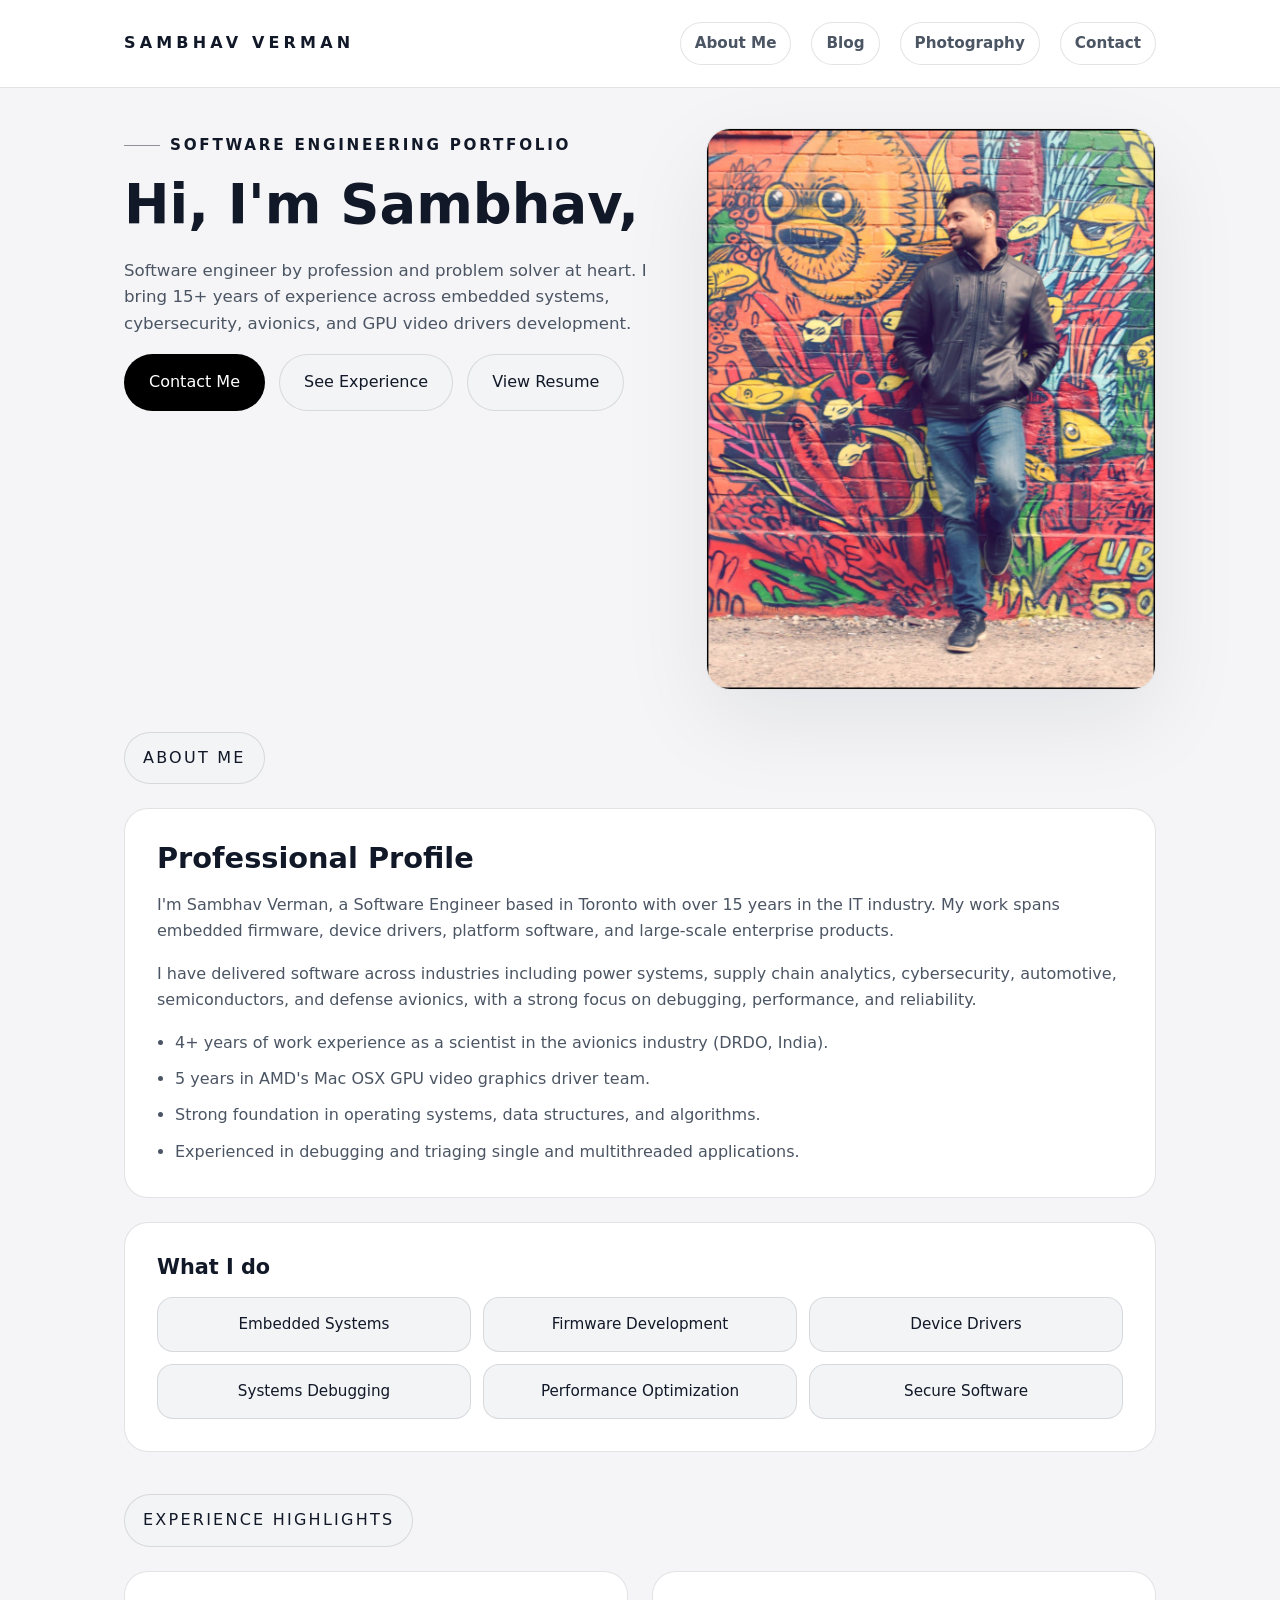
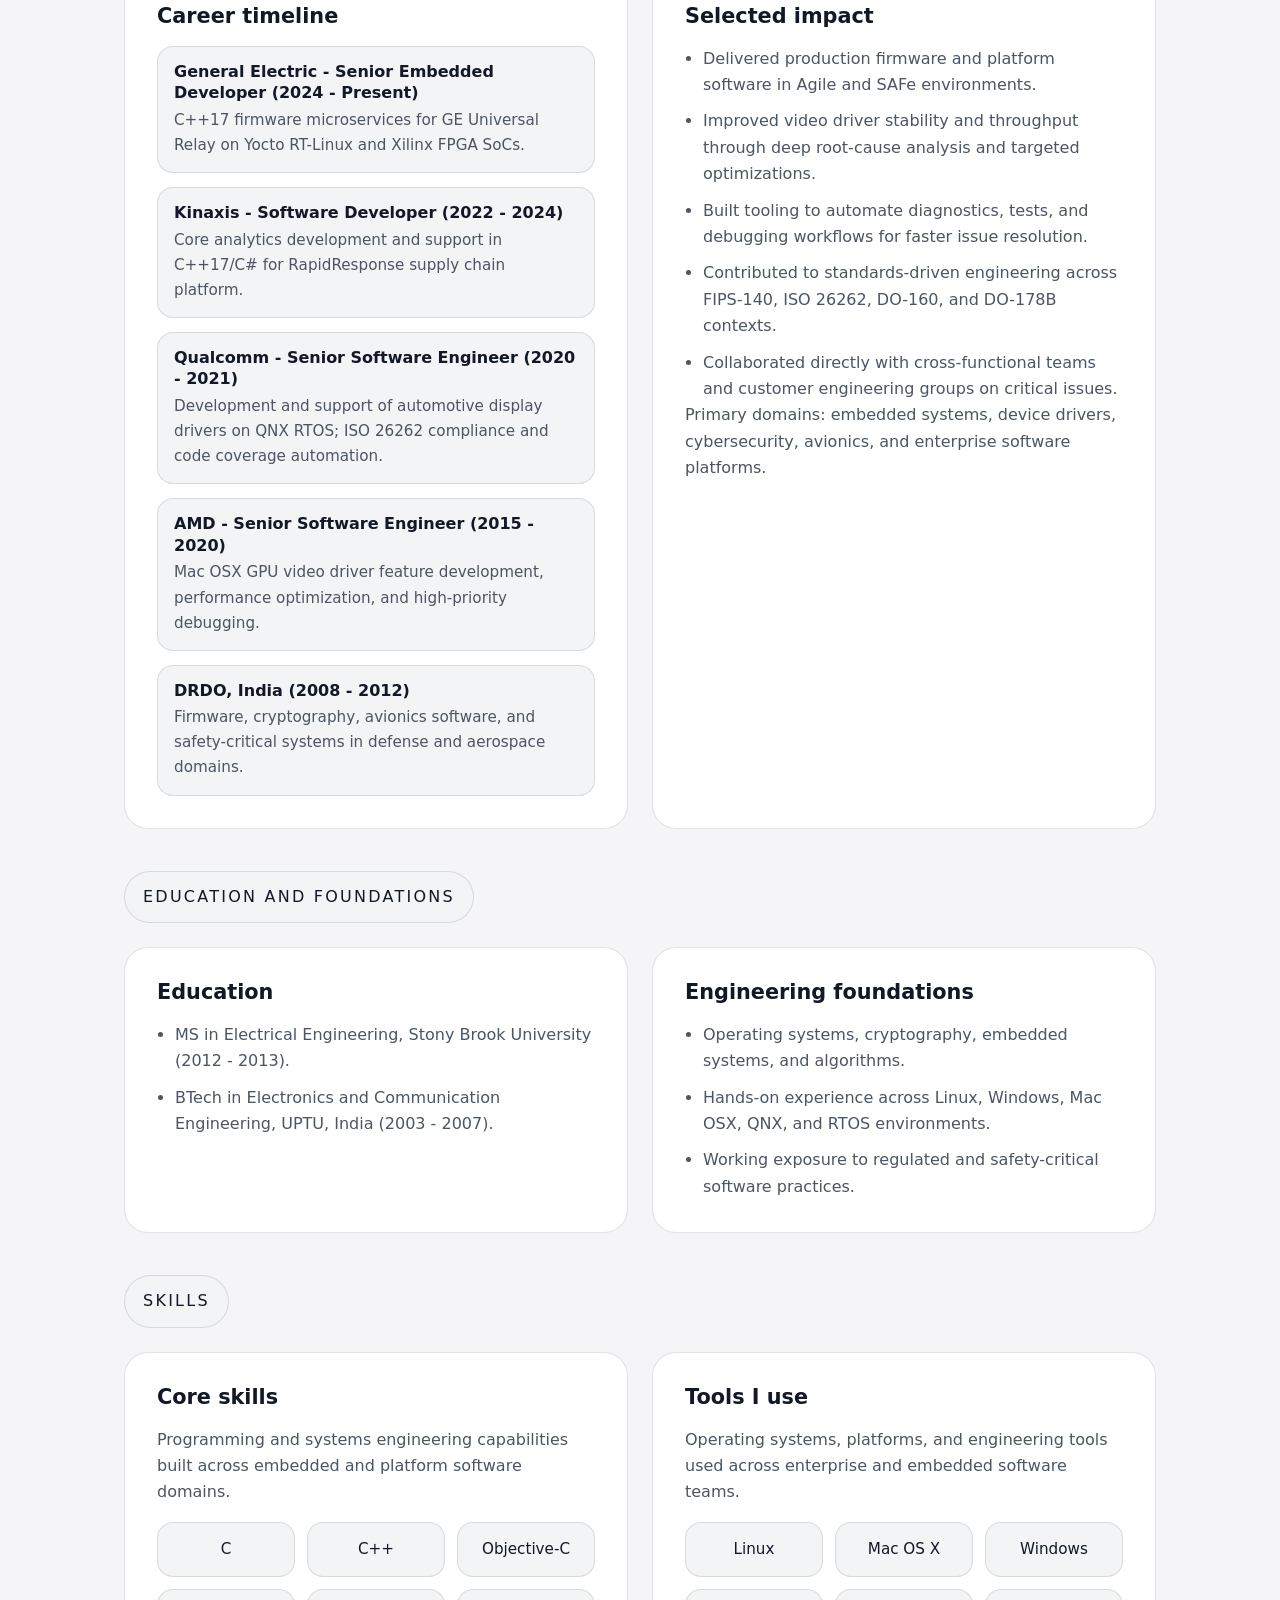
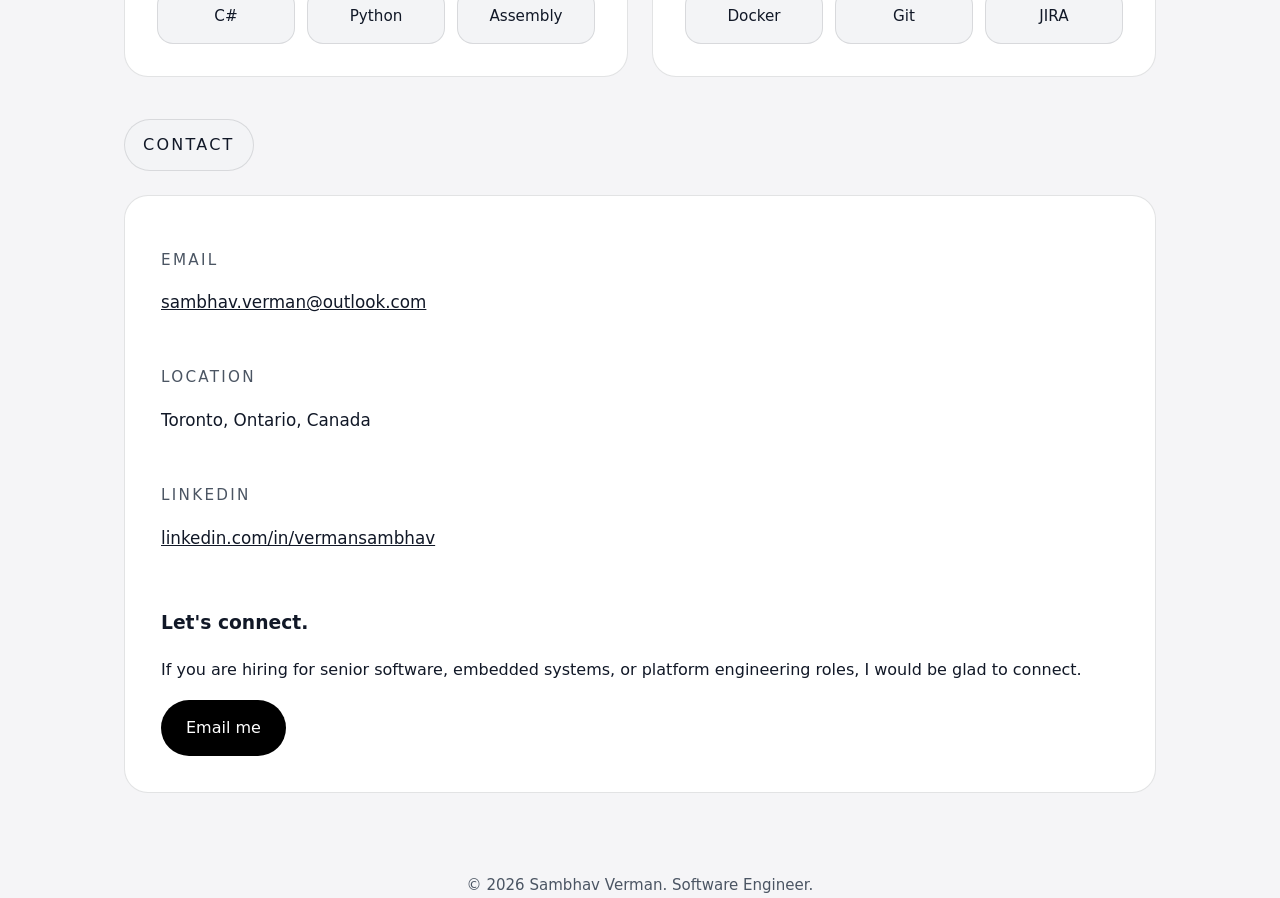
<file: index.html>
<!DOCTYPE html>
<html lang="en">
<head>
  <meta charset="UTF-8" />
  <meta name="viewport" content="width=device-width, initial-scale=1.0" />
  <title>Sambhav | Software Engineer</title>
  <style>
    :root {
      --bg: #f5f5f7;
      --surface: #ffffff;
      --surface-soft: #f3f4f6;
      --text: #111827;
      --muted: #4b5563;
      --accent: #111827;
      --accent-strong: #000000;
      --border: rgba(17, 24, 39, 0.12);
      --radius: 24px;
      font-family: Inter, ui-sans-serif, system-ui, -apple-system, BlinkMacSystemFont, "Segoe UI", sans-serif;
    }

    * {
      box-sizing: border-box;
    }

    html {
      scroll-behavior: smooth;
    }

    body {
      margin: 0;
      min-height: 100vh;
      background: var(--bg);
      color: var(--text);
      line-height: 1.65;
    }

    a {
      color: inherit;
    }

    button,
    a.button {
      font: inherit;
    }

    header {
      position: sticky;
      top: 0;
      z-index: 10;
      backdrop-filter: blur(14px);
      background: rgba(255,255,255,0.92);
      border-bottom: 1px solid var(--border);
    }

    .topbar {
      max-width: 1080px;
      margin: 0 auto;
      padding: 22px 24px;
      display: flex;
      align-items: center;
      justify-content: space-between;
      gap: 16px;
    }

    .brand {
      font-size: 1rem;
      font-weight: 700;
      letter-spacing: 0.26em;
      text-transform: uppercase;
      color: var(--accent);
      text-decoration: none;
    }

    nav {
      display: flex;
      flex-wrap: wrap;
      gap: 20px;
    }

    nav a {
      color: var(--muted);
      text-decoration: none;
      transition: color 0.2s ease, background 0.2s ease, border-color 0.2s ease;
      font-size: 0.95rem;
      font-weight: 700;
      padding: 8px 14px;
      border: 1px solid var(--border);
      border-radius: 999px;
      background: rgba(255, 255, 255, 0.85);
    }

    nav a:hover,
    nav a:focus-visible {
      color: var(--text);
      background: var(--surface-soft);
      border-color: rgba(17, 24, 39, 0.22);
    }

    .page {
      max-width: 1080px;
      margin: 0 auto;
      padding: 40px 24px 80px;
      display: grid;
      gap: 42px;
    }

    .hero {
      display: grid;
      gap: 32px;
      align-items: start;
      grid-template-columns: 1.1fr 0.9fr;
    }

    .hero-copy {
      max-width: 640px;
    }

    .hero-aside {
      display: grid;
      gap: 24px;
    }

    .hero-photo {
      border-radius: var(--radius);
      overflow: hidden;
      background: var(--surface);
      border: 1px solid var(--border);
      box-shadow: 0 30px 90px rgba(17, 24, 39, 0.08);
    }

    .hero-photo img {
      width: 100%;
      height: auto;
      display: block;
    }

    .eyebrow {
      display: inline-flex;
      align-items: center;
      gap: 10px;
      color: var(--accent);
      font-size: 0.95rem;
      font-weight: 700;
      text-transform: uppercase;
      letter-spacing: 0.18em;
    }

    .eyebrow::before {
      content: "";
      width: 36px;
      height: 1px;
      background: currentColor;
      opacity: 0.45;
    }

    .hero-title {
      margin: 18px 0 24px;
      font-size: clamp(2.2rem, 4.4vw, 3.4rem);
      line-height: 1.06;
    }

    .hero-text {
      max-width: 620px;
      color: var(--muted);
      font-size: clamp(1.02rem, 1.3vw, 1.18rem);
      line-height: 1.6;
    }

    .hero-actions {
      display: flex;
      flex-wrap: wrap;
      gap: 14px;
    }

    .button {
      display: inline-flex;
      align-items: center;
      justify-content: center;
      padding: 14px 24px;
      border-radius: 999px;
      border: 1px solid transparent;
      font-weight: 700;
      text-decoration: none;
      transition: transform 0.2s ease, background 0.2s ease, border-color 0.2s ease;
    }

    .button-primary {
      background: var(--accent-strong);
      color: #ffffff;
    }

    .button-secondary {
      border-color: var(--border);
      color: var(--text);
      background: var(--surface-soft);
    }

    .button:hover {
      transform: translateY(-1px);
    }

    .hero-panel {
      display: grid;
      gap: 18px;
      padding: 32px;
      border-radius: var(--radius);
      background: var(--surface);
      border: 1px solid var(--border);
      box-shadow: 0 24px 60px rgba(17, 24, 39, 0.08);
      backdrop-filter: blur(14px);
    }

    .profile-badge {
      display: inline-flex;
      align-items: center;
      gap: 14px;
      background: var(--surface-soft);
      padding: 12px 16px;
      border-radius: 999px;
      border: 1px solid var(--border);
    }

    .profile-dot {
      width: 14px;
      height: 14px;
      border-radius: 50%;
      background: var(--accent);
      box-shadow: 0 0 0 6px rgba(88, 184, 255, 0.1);
    }

    .profile-name {
      margin: 0;
      font-size: 1rem;
      letter-spacing: 0.08em;
      text-transform: uppercase;
      color: var(--text);
    }

    .stats {
      display: grid;
      gap: 14px;
      grid-template-columns: repeat(2, minmax(0, 1fr));
    }

    .stat-card {
      padding: 22px;
      border-radius: 20px;
      background: var(--surface);
      border: 1px solid var(--border);
    }

    .stat-card strong {
      display: block;
      font-size: 1.65rem;
      margin-bottom: 10px;
    }

    .stat-card span {
      color: var(--muted);
      font-size: 0.95rem;
    }

    .section {
      padding: 0 0 0;
    }

    .section-title {
      margin: 0 0 24px;
      display: inline-flex;
      align-items: center;
      padding: 12px 18px;
      font-size: 1rem;
      letter-spacing: 0.14em;
      text-transform: uppercase;
      color: var(--accent);
      border: 1px solid var(--border);
      border-radius: 999px;
      background: var(--surface-soft);
    }

    .section-grid {
      display: grid;
      gap: 24px;
    }

    .card {
      background: var(--surface);
      border: 1px solid var(--border);
      border-radius: var(--radius);
      padding: 32px;
    }

    .card h2,
    .card h3,
    .card h4 {
      margin: 0 0 16px;
    }

    .card h2 {
      font-size: 1.8rem;
      line-height: 1.2;
    }

    .card h3 {
      font-size: 1.3rem;
      line-height: 1.25;
    }

    .card h4 {
      font-size: 1.12rem;
      line-height: 1.3;
    }

    .card p {
      margin: 0 0 16px;
      color: var(--muted);
    }

    .list-clean {
      margin: 0;
      padding-left: 18px;
      color: var(--muted);
      display: grid;
      gap: 10px;
    }

    .timeline {
      display: grid;
      gap: 14px;
    }

    .timeline-item {
      padding: 14px 16px;
      border-radius: 16px;
      border: 1px solid var(--border);
      background: var(--surface-soft);
    }

    .timeline-item h4 {
      margin: 0 0 4px;
      font-size: 1rem;
      line-height: 1.35;
    }

    .timeline-item p {
      margin: 0;
      font-size: 0.95rem;
      color: var(--muted);
    }

    .grid-2 {
      display: grid;
      gap: 24px;
      grid-template-columns: repeat(2, minmax(0, 1fr));
    }

    .badges {
      display: grid;
      gap: 12px;
      grid-template-columns: repeat(3, minmax(0, 1fr));
    }

    .badge {
      padding: 14px 16px;
      border-radius: 16px;
      background: var(--surface-soft);
      border: 1px solid var(--border);
      text-align: center;
      color: var(--text);
      font-size: 0.95rem;
    }

    .profile-dot {
      width: 14px;
      height: 14px;
      border-radius: 50%;
      background: #111827;
      box-shadow: 0 0 0 6px rgba(17, 24, 39, 0.08);
    }

    .portfolio-grid {
      display: grid;
      gap: 24px;
      grid-template-columns: repeat(3, minmax(0, 1fr));
    }

    .project-card {
      background: var(--surface);
      border: 1px solid var(--border);
      border-radius: 22px;
      padding: 28px;
      display: flex;
      flex-direction: column;
      justify-content: space-between;
      min-height: 220px;
    }

    .project-card h4 {
      margin-bottom: 14px;
      font-size: 1.1rem;
    }

    .project-card p {
      margin-bottom: 18px;
      color: var(--muted);
      flex-grow: 1;
    }

    .project-card a {
      color: var(--accent-strong);
      font-weight: 700;
      text-decoration: none;
    }

    .contact-card {
      display: grid;
      gap: 20px;
      padding: 36px;
      background: var(--surface);
      border: 1px solid var(--border);
      border-radius: var(--radius);
    }

    .contact-grid {
      display: grid;
      gap: 24px;
      grid-template-columns: 1.2fr 0.8fr;
    }

    .contact-info {
      display: grid;
      gap: 16px;
    }

    .contact-label {
      color: var(--muted);
      font-size: 0.95rem;
      text-transform: uppercase;
      letter-spacing: 0.15em;
    }

    .contact-value {
      color: var(--text);
      font-size: 1.05rem;
      word-break: break-word;
    }

    footer {
      text-align: center;
      color: var(--muted);
      font-size: 0.94rem;
    }

    @media (max-width: 920px) {
      .hero,
      .contact-grid,
      .grid-2,
      .portfolio-grid {
        grid-template-columns: 1fr;
      }

      .topbar {
        flex-direction: column;
        align-items: flex-start;
      }
    }

    @media (max-width: 640px) {
      .page {
        padding: 28px 18px 64px;
      }

      .hero {
        padding-top: 12px;
      }

      .hero-title {
        font-size: clamp(1.9rem, 8vw, 2.5rem);
      }

      .badges {
        grid-template-columns: repeat(2, minmax(0, 1fr));
      }
    }
  </style>
</head>
<body>
  <header>
    <div class="topbar">
      <a class="brand" href="index.html">SAMBHAV VERMAN</a>
      <nav>
        <a href="#about">About Me</a>
        <a href="blog.html">Blog</a>
        <a href="photography.html">Photography</a>
        <a href="#contact">Contact</a>
      </nav>
    </div>
  </header>

  <main class="page">
    <section class="hero">
      <div class="hero-copy">
        <span class="eyebrow">Software Engineering Portfolio</span>
        <h1 class="hero-title">Hi, I'm Sambhav,</h1>
        <p class="hero-text">Software engineer by profession and problem solver at heart. I bring 15+ years of experience across embedded systems, cybersecurity, avionics, and GPU video drivers development.</p>
        <div class="hero-actions">
          <a class="button button-primary" href="#contact">Contact Me</a>
          <a class="button button-secondary" href="#work">See Experience</a>
          <a class="button button-secondary" href="assets/ResumeSambhavVerman.pdf" target="_blank" rel="noopener">View Resume</a>
        </div>
      </div>

      <aside class="hero-aside">
        <div class="hero-photo">
          <img src="images/IMG_0054.JPG" alt="Sambhav profile portrait">
        </div>
      </aside>
    </section>

    <section id="about" class="section">
      <p class="section-title">About Me</p>
      <div class="section-grid">
        <div class="card">
          <h2>Professional Profile</h2>
          <p>I'm Sambhav Verman, a Software Engineer based in Toronto with over 15 years in the IT industry. My work spans embedded firmware, device drivers, platform software, and large-scale enterprise products.</p>
          <p>I have delivered software across industries including power systems, supply chain analytics, cybersecurity, automotive, semiconductors, and defense avionics, with a strong focus on debugging, performance, and reliability.</p>
          <ul class="list-clean">
            <li>4+ years of work experience as a scientist in the avionics industry (DRDO, India).</li>
            <li>5 years in AMD's Mac OSX GPU video graphics driver team.</li>
            <li>Strong foundation in operating systems, data structures, and algorithms.</li>
            <li>Experienced in debugging and triaging single and multithreaded applications.</li>
          </ul>
        </div>
        <div class="card">
          <h3>What I do</h3>
          <div class="badges">
            <span class="badge">Embedded Systems</span>
            <span class="badge">Firmware Development</span>
            <span class="badge">Device Drivers</span>
            <span class="badge">Systems Debugging</span>
            <span class="badge">Performance Optimization</span>
            <span class="badge">Secure Software</span>
          </div>
        </div>
      </div>
    </section>

    <section id="work" class="section">
      <p class="section-title">Experience Highlights</p>
      <div class="grid-2">
        <div class="card">
          <h3>Career timeline</h3>
          <div class="timeline">
            <div class="timeline-item">
              <h4>General Electric - Senior Embedded Developer (2024 - Present)</h4>
              <p>C++17 firmware microservices for GE Universal Relay on Yocto RT-Linux and Xilinx FPGA SoCs.</p>
            </div>
            <div class="timeline-item">
              <h4>Kinaxis - Software Developer (2022 - 2024)</h4>
              <p>Core analytics development and support in C++17/C# for RapidResponse supply chain platform.</p>
            </div>
            <div class="timeline-item">
              <h4>Qualcomm - Senior Software Engineer (2020 - 2021)</h4>
              <p>Development and support of automotive display drivers on QNX RTOS; ISO 26262 compliance and code coverage automation.</p>
            </div>
            <div class="timeline-item">
              <h4>AMD - Senior Software Engineer (2015 - 2020)</h4>
              <p>Mac OSX GPU video driver feature development, performance optimization, and high-priority debugging.</p>
            </div>
            <div class="timeline-item">
              <h4>DRDO, India (2008 - 2012)</h4>
              <p>Firmware, cryptography, avionics software, and safety-critical systems in defense and aerospace domains.</p>
            </div>
          </div>
        </div>
        <div class="card">
          <h3>Selected impact</h3>
          <ul class="list-clean">
            <li>Delivered production firmware and platform software in Agile and SAFe environments.</li>
            <li>Improved video driver stability and throughput through deep root-cause analysis and targeted optimizations.</li>
            <li>Built tooling to automate diagnostics, tests, and debugging workflows for faster issue resolution.</li>
            <li>Contributed to standards-driven engineering across FIPS-140, ISO 26262, DO-160, and DO-178B contexts.</li>
            <li>Collaborated directly with cross-functional teams and customer engineering groups on critical issues.</li>
          </ul>
          <p>Primary domains: embedded systems, device drivers, cybersecurity, avionics, and enterprise software platforms.</p>
        </div>
      </div>
    </section>

    <section id="education" class="section">
      <p class="section-title">Education and Foundations</p>
      <div class="grid-2">
        <div class="card">
          <h3>Education</h3>
          <ul class="list-clean">
            <li>MS in Electrical Engineering, Stony Brook University (2012 - 2013).</li>
            <li>BTech in Electronics and Communication Engineering, UPTU, India (2003 - 2007).</li>
          </ul>
        </div>
        <div class="card">
          <h3>Engineering foundations</h3>
          <ul class="list-clean">
            <li>Operating systems, cryptography, embedded systems, and algorithms.</li>
            <li>Hands-on experience across Linux, Windows, Mac OSX, QNX, and RTOS environments.</li>
            <li>Working exposure to regulated and safety-critical software practices.</li>
          </ul>
        </div>
      </div>
    </section>

    <section id="skills" class="section">
      <p class="section-title">Skills</p>
      <div class="grid-2">
        <div class="card">
          <h3>Core skills</h3>
          <p>Programming and systems engineering capabilities built across embedded and platform software domains.</p>
          <div class="badges">
            <span class="badge">C</span>
            <span class="badge">C++</span>
            <span class="badge">Objective-C</span>
            <span class="badge">C#</span>
            <span class="badge">Python</span>
            <span class="badge">Assembly</span>
          </div>
        </div>
        <div class="card">
          <h3>Tools I use</h3>
          <p>Operating systems, platforms, and engineering tools used across enterprise and embedded software teams.</p>
          <div class="badges">
            <span class="badge">Linux</span>
            <span class="badge">Mac OS X</span>
            <span class="badge">Windows</span>
            <span class="badge">Docker</span>
            <span class="badge">Git</span>
            <span class="badge">JIRA</span>
          </div>
        </div>
      </div>
    </section>

    <section id="contact" class="section">
      <p class="section-title">Contact</p>
      <div class="contact-card">
        <div class="contact-info">
          <div>
            <p class="contact-label">Email</p>
            <p class="contact-value"><a href="mailto:sambhav.verman@outlook.com">sambhav.verman@outlook.com</a></p>
          </div>
          <div>
            <p class="contact-label">Location</p>
            <p class="contact-value">Toronto, Ontario, Canada</p>
          </div>
          <div>
            <p class="contact-label">LinkedIn</p>
            <p class="contact-value"><a href="http://www.linkedin.com/in/vermansambhav">linkedin.com/in/vermansambhav</a></p>
          </div>
        </div>
        <div>
          <h3>Let's connect.</h3>
          <p>If you are hiring for senior software, embedded systems, or platform engineering roles, I would be glad to connect.</p>
          <a class="button button-primary" href="mailto:sambhav.verman@outlook.com">Email me</a>
        </div>
      </div>
    </section>
  </main>

  <footer>
    © 2026 Sambhav Verman. Software Engineer.
  </footer>
</body>
</html>
</file>
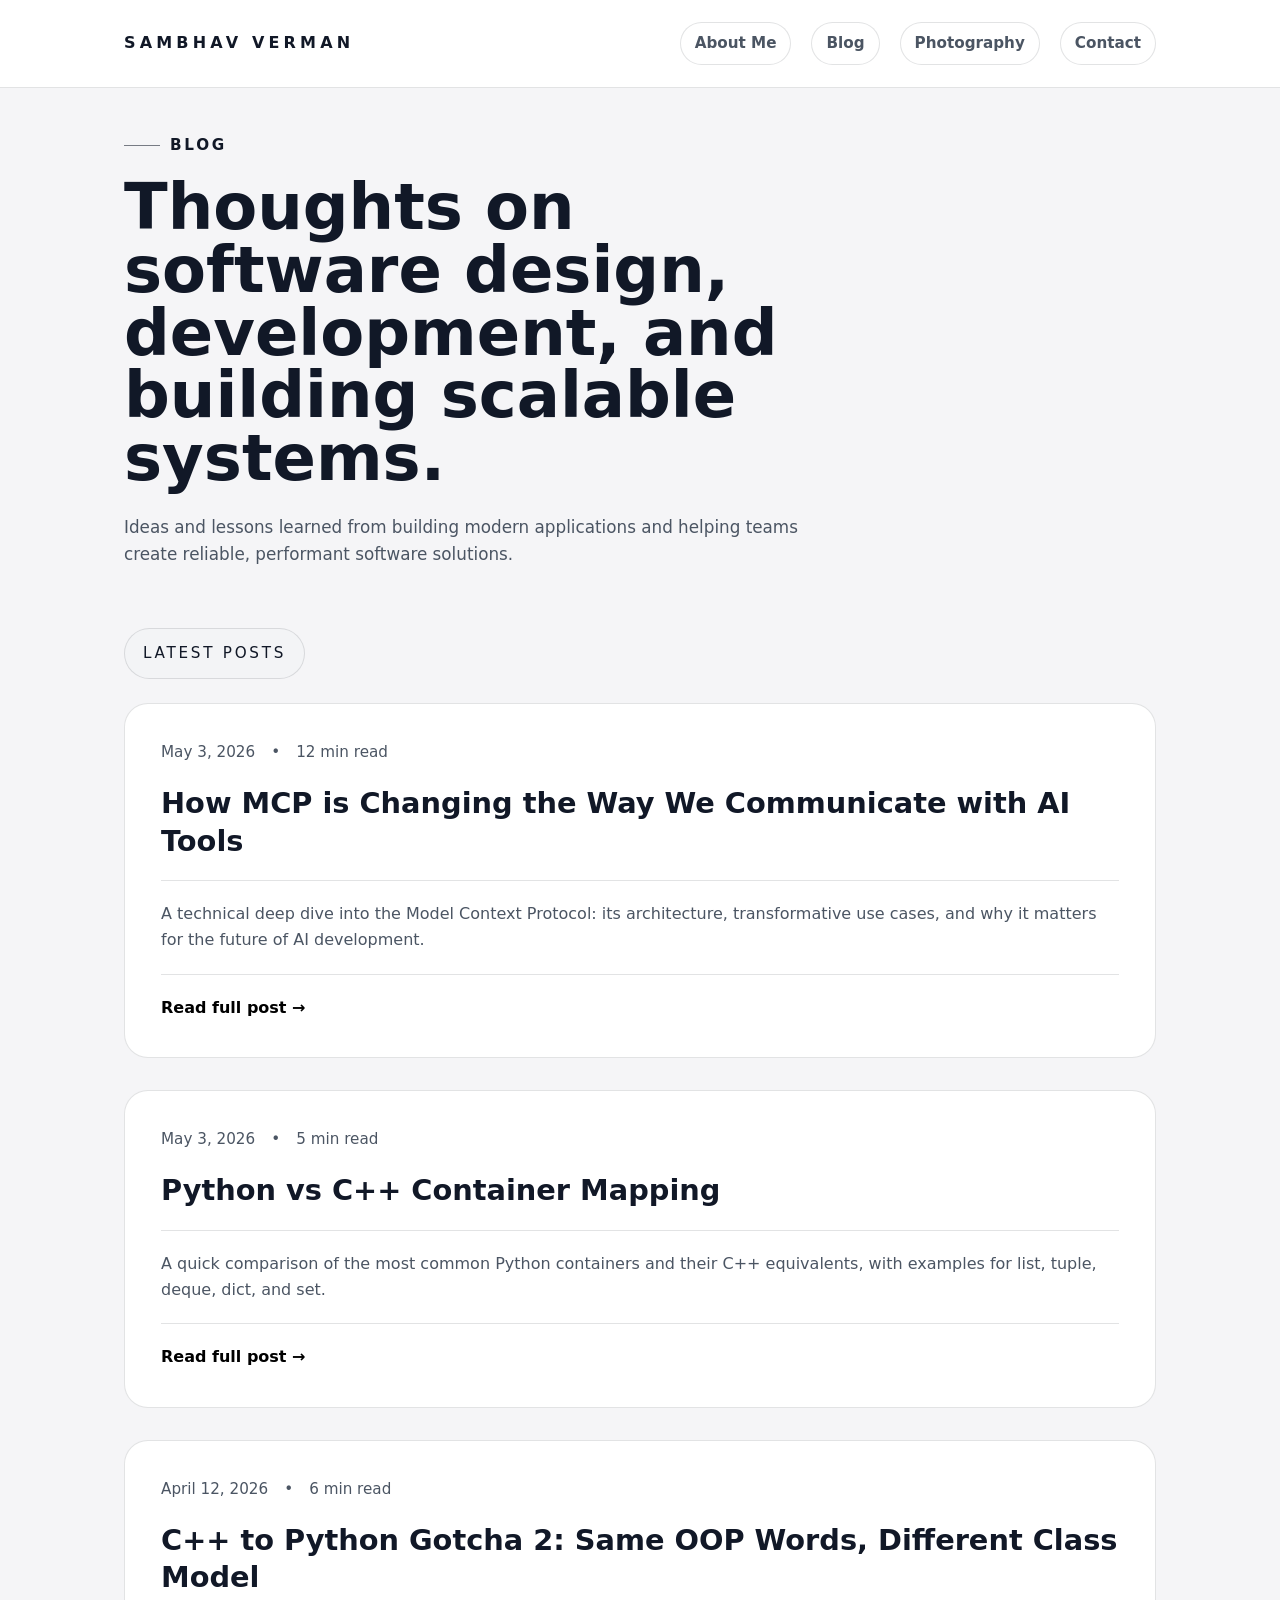
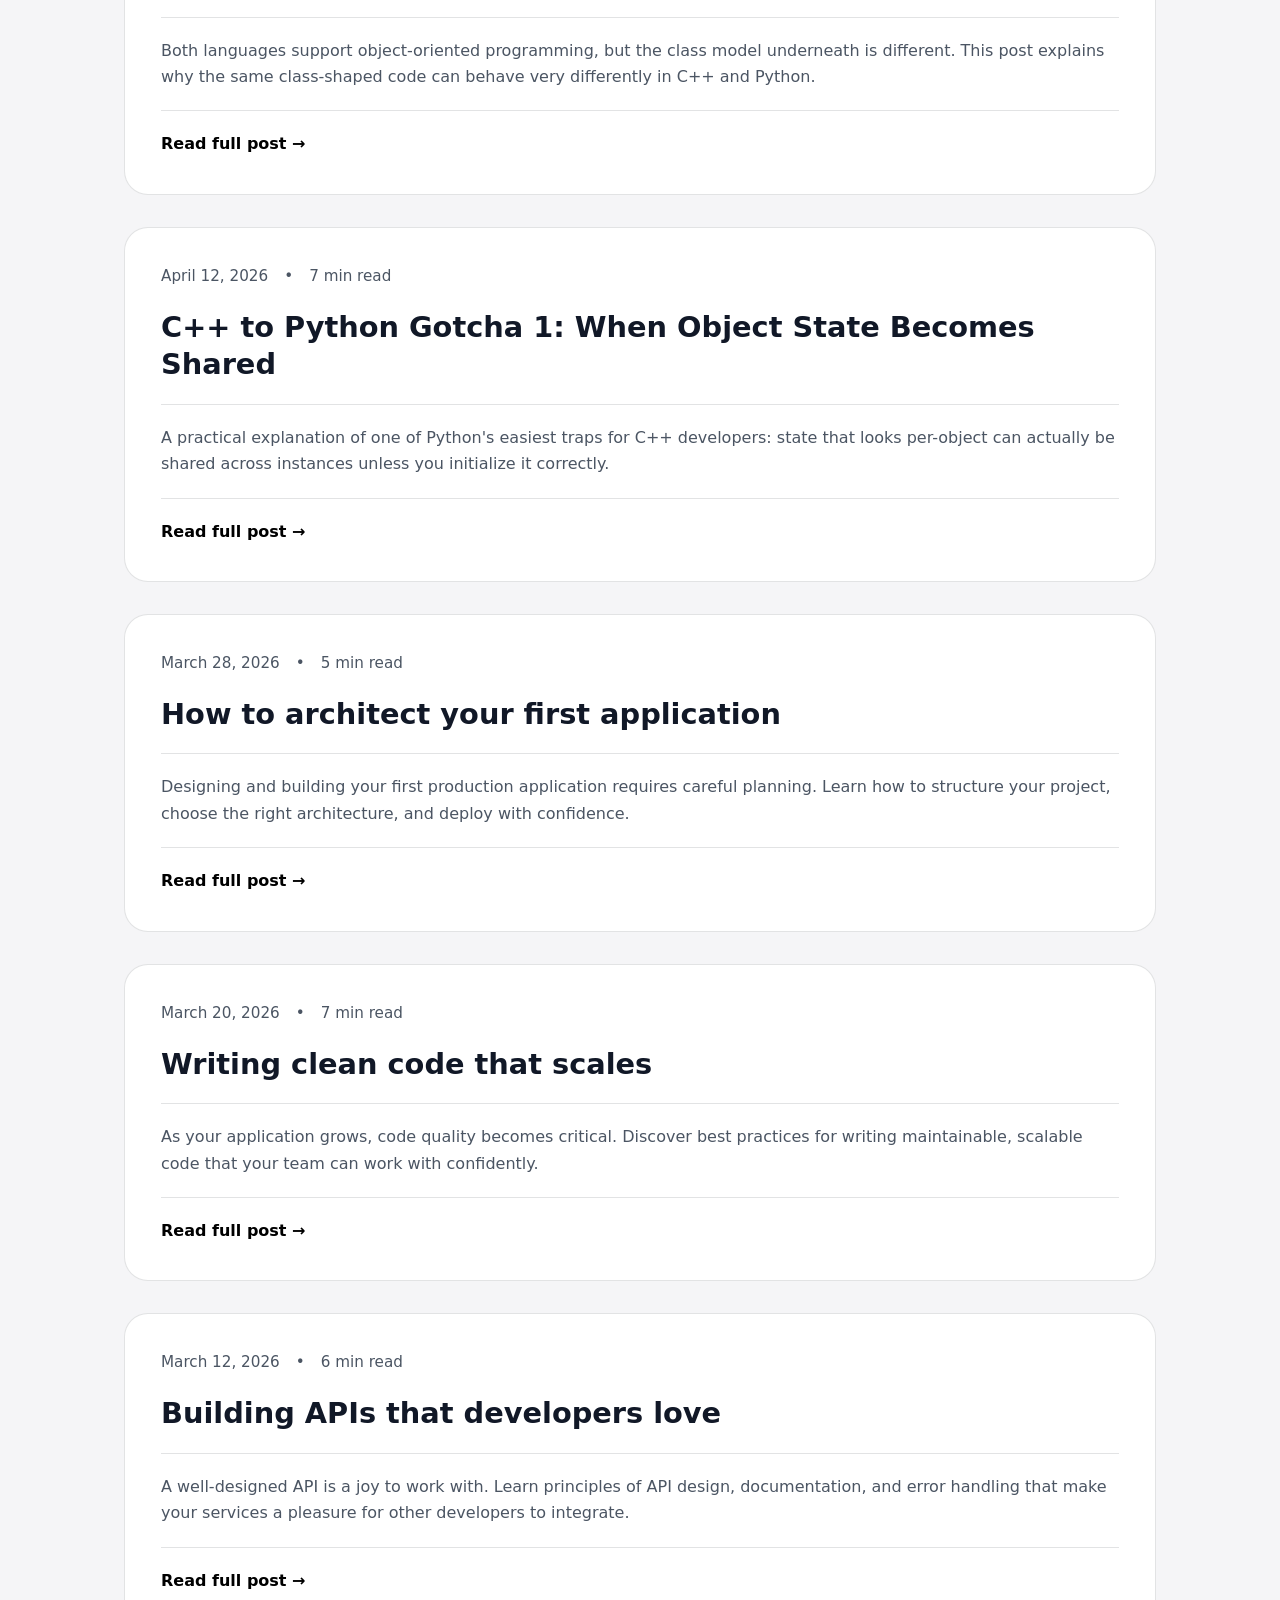
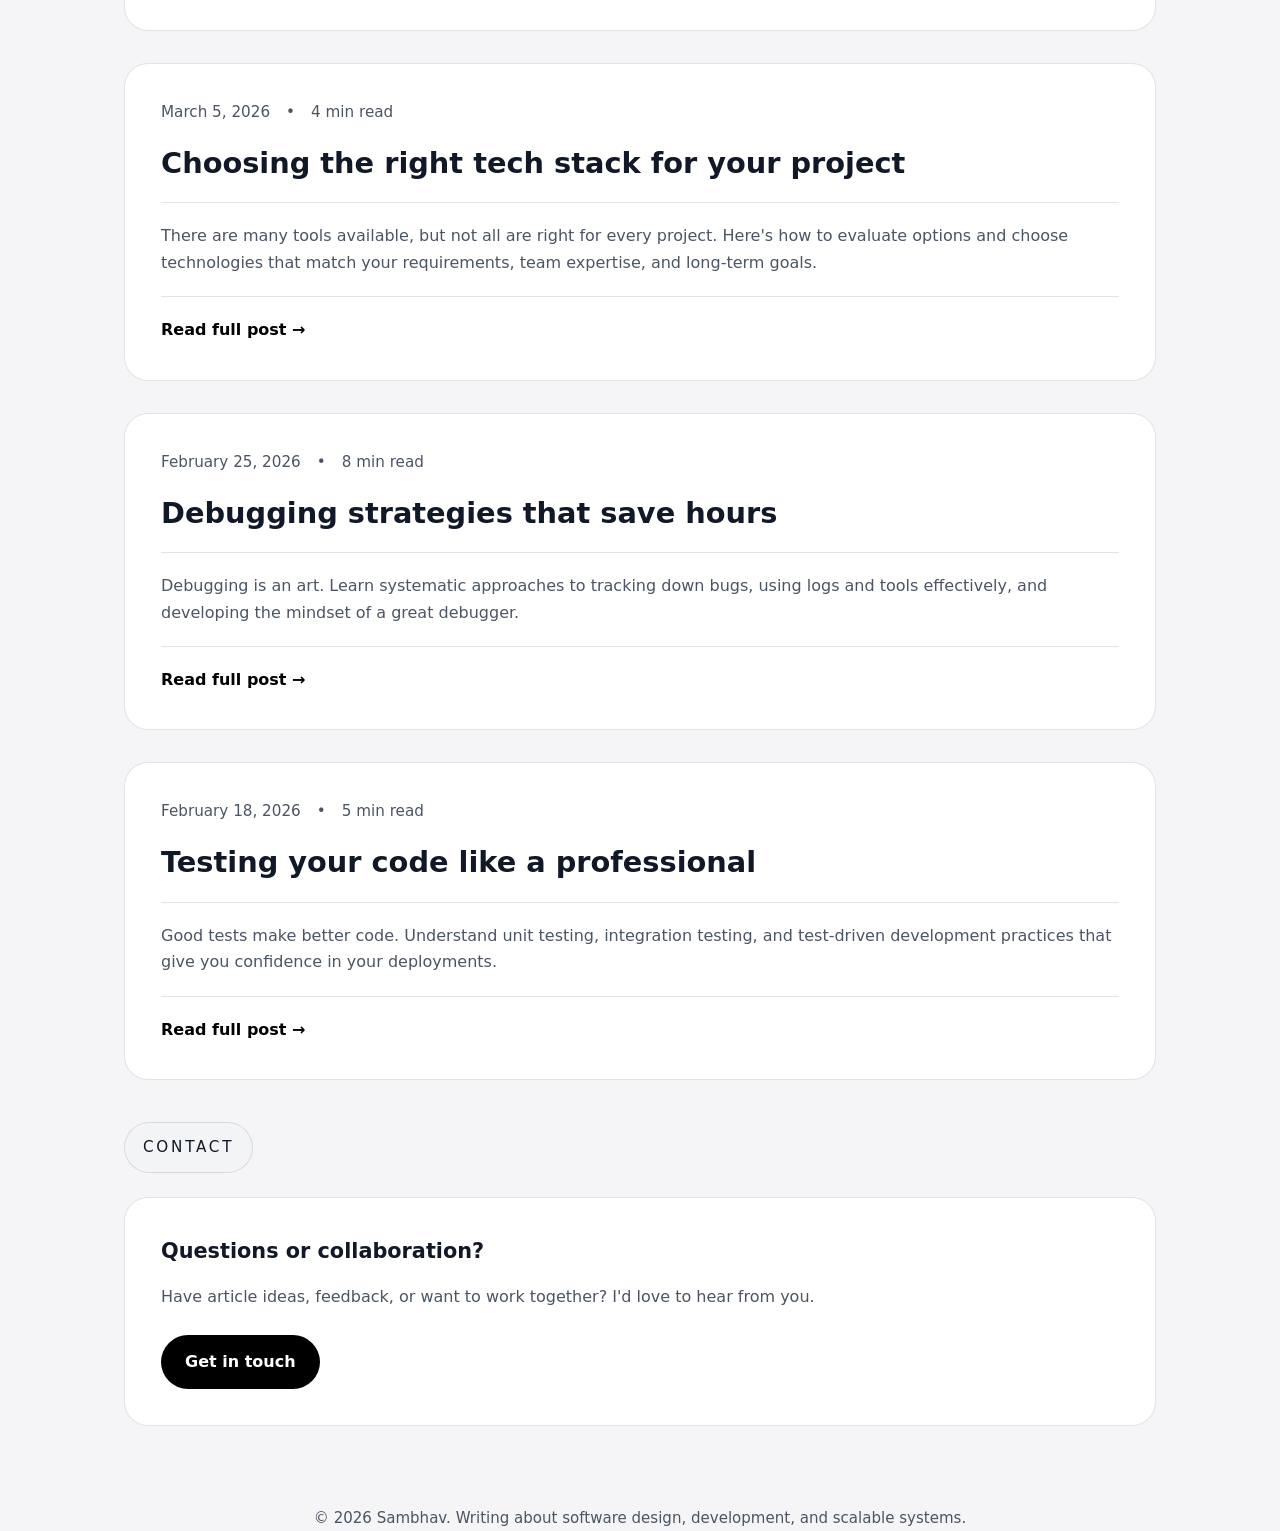
<file: blog.html>
<!DOCTYPE html>
<html lang="en">
<head>
  <meta charset="UTF-8" />
  <meta name="viewport" content="width=device-width, initial-scale=1.0" />
  <title>Blog | SAMBHAV VERMAN</title>
  <style>
    :root {
      --bg: #f5f5f7;
      --surface: #ffffff;
      --surface-soft: #f3f4f6;
      --text: #111827;
      --muted: #4b5563;
      --accent: #111827;
      --accent-strong: #000000;
      --border: rgba(17, 24, 39, 0.12);
      --radius: 24px;
      font-family: Inter, ui-sans-serif, system-ui, -apple-system, BlinkMacSystemFont, "Segoe UI", sans-serif;
    }

    * {
      box-sizing: border-box;
    }

    html {
      scroll-behavior: smooth;
    }

    body {
      margin: 0;
      min-height: 100vh;
      background: var(--bg);
      color: var(--text);
      line-height: 1.65;
    }

    a {
      color: inherit;
    }

    header {
      position: sticky;
      top: 0;
      z-index: 10;
      backdrop-filter: blur(14px);
      background: rgba(255,255,255,0.92);
      border-bottom: 1px solid var(--border);
    }

    .topbar {
      max-width: 1080px;
      margin: 0 auto;
      padding: 22px 24px;
      display: flex;
      align-items: center;
      justify-content: space-between;
      gap: 16px;
    }

    .brand {
      font-size: 1rem;
      font-weight: 700;
      letter-spacing: 0.26em;
      text-transform: uppercase;
      color: var(--accent);
      text-decoration: none;
    }

    nav {
      display: flex;
      flex-wrap: wrap;
      gap: 20px;
    }

    nav a {
      color: var(--muted);
      text-decoration: none;
      transition: color 0.2s ease, background 0.2s ease, border-color 0.2s ease;
      font-size: 0.95rem;
      font-weight: 700;
      padding: 8px 14px;
      border: 1px solid var(--border);
      border-radius: 999px;
      background: rgba(255, 255, 255, 0.85);
    }

    nav a:hover,
    nav a:focus-visible {
      color: var(--text);
      background: var(--surface-soft);
      border-color: rgba(17, 24, 39, 0.22);
    }

    .page {
      max-width: 1080px;
      margin: 0 auto;
      padding: 40px 24px 80px;
      display: grid;
      gap: 42px;
    }

    .hero {
      display: grid;
      gap: 28px;
    }

    .hero-copy {
      max-width: 740px;
    }

    .eyebrow {
      display: inline-flex;
      align-items: center;
      gap: 10px;
      color: var(--accent);
      font-size: 0.95rem;
      font-weight: 700;
      text-transform: uppercase;
      letter-spacing: 0.18em;
    }

    .eyebrow::before {
      content: "";
      width: 36px;
      height: 1px;
      background: currentColor;
      opacity: 0.55;
    }

    .hero-title {
      margin: 18px 0 24px;
      font-size: clamp(2.6rem, 5vw, 4.2rem);
      line-height: 0.98;
    }

    .hero-text {
      max-width: 680px;
      color: var(--muted);
      font-size: 1.05rem;
    }

    .section-title {
      margin: 0 0 24px;
      display: inline-flex;
      align-items: center;
      padding: 12px 18px;
      font-size: 0.95rem;
      letter-spacing: 0.18em;
      text-transform: uppercase;
      color: var(--accent);
      border: 1px solid var(--border);
      border-radius: 999px;
      background: var(--surface-soft);
    }

    .blog-grid {
      display: grid;
      gap: 32px;
    }

    .blog-post {
      background: var(--surface);
      border: 1px solid var(--border);
      border-radius: var(--radius);
      padding: 36px;
      display: grid;
      gap: 20px;
    }

    .blog-meta {
      display: flex;
      gap: 16px;
      flex-wrap: wrap;
      color: var(--muted);
      font-size: 0.95rem;
    }

    .blog-post h2 {
      margin: 0;
      font-size: 1.8rem;
      line-height: 1.3;
    }

    .blog-post p {
      margin: 0;
      color: var(--muted);
    }

    .blog-post a {
      color: var(--accent-strong);
      font-weight: 700;
      text-decoration: none;
    }

    .blog-excerpt {
      padding: 20px 0;
      border-top: 1px solid var(--border);
      border-bottom: 1px solid var(--border);
    }

    .read-more {
      display: inline-flex;
      align-items: center;
      gap: 8px;
      color: var(--accent-strong);
      text-decoration: none;
      font-weight: 700;
    }

    footer {
      text-align: center;
      color: var(--muted);
      font-size: 0.94rem;
    }

    @media (max-width: 640px) {
      .page {
        padding: 28px 18px 64px;
      }

      .hero-title {
        font-size: clamp(2.2rem, 9vw, 3rem);
      }

      .blog-post {
        padding: 24px;
      }

      .blog-post h2 {
        font-size: 1.4rem;
      }
    }
  </style>
</head>
<body>
  <header>
    <div class="topbar">
      <a class="brand" href="index.html">SAMBHAV VERMAN</a>
      <nav>
        <a href="index.html#about">About Me</a>
        <a href="blog.html">Blog</a>
        <a href="photography.html">Photography</a>
        <a href="index.html#contact">Contact</a>
      </nav>
    </div>
  </header>

  <main class="page">
    <section class="hero">
      <div class="hero-copy">
        <span class="eyebrow">Blog</span>
        <h1 class="hero-title">Thoughts on software design, development, and building scalable systems.</h1>
        <p class="hero-text">Ideas and lessons learned from building modern applications and helping teams create reliable, performant software solutions.</p>
      </div>
    </section>

    <section>
      <p class="section-title">Latest posts</p>
      <div class="blog-grid">
        <article class="blog-post">
          <div class="blog-meta">
            <span>May 3, 2026</span>
            <span>•</span>
            <span>12 min read</span>
          </div>
          <h2>How MCP is Changing the Way We Communicate with AI Tools</h2>
          <div class="blog-excerpt">
            <p>A technical deep dive into the Model Context Protocol: its architecture, transformative use cases, and why it matters for the future of AI development.</p>
          </div>
          <a href="posts/mcp-changing-ai-tools.html" class="read-more">Read full post →</a>
        </article>

        <article class="blog-post">
          <div class="blog-meta">
            <span>May 3, 2026</span>
            <span>•</span>
            <span>5 min read</span>
          </div>
          <h2>Python vs C++ Container Mapping</h2>
          <div class="blog-excerpt">
            <p>A quick comparison of the most common Python containers and their C++ equivalents, with examples for list, tuple, deque, dict, and set.</p>
          </div>
          <a href="posts/python-vs-cpp-containers.html" class="read-more">Read full post →</a>
        </article>

        <article class="blog-post">
          <div class="blog-meta">
            <span>April 12, 2026</span>
            <span>•</span>
            <span>6 min read</span>
          </div>
          <h2>C++ to Python Gotcha 2: Same OOP Words, Different Class Model</h2>
          <div class="blog-excerpt">
            <p>Both languages support object-oriented programming, but the class model underneath is different. This post explains why the same class-shaped code can behave very differently in C++ and Python.</p>
          </div>
          <a href="posts/cpp-to-python-gotcha-2.html" class="read-more">Read full post →</a>
        </article>

        <article class="blog-post">
          <div class="blog-meta">
            <span>April 12, 2026</span>
            <span>•</span>
            <span>7 min read</span>
          </div>
          <h2>C++ to Python Gotcha 1: When Object State Becomes Shared</h2>
          <div class="blog-excerpt">
            <p>A practical explanation of one of Python's easiest traps for C++ developers: state that looks per-object can actually be shared across instances unless you initialize it correctly.</p>
          </div>
          <a href="posts/cpp-to-python-gotcha-1.html" class="read-more">Read full post →</a>
        </article>

        <article class="blog-post">
          <div class="blog-meta">
            <span>March 28, 2026</span>
            <span>•</span>
            <span>5 min read</span>
          </div>
          <h2>How to architect your first application</h2>
          <div class="blog-excerpt">
            <p>Designing and building your first production application requires careful planning. Learn how to structure your project, choose the right architecture, and deploy with confidence.</p>
          </div>
          <a href="#" class="read-more">Read full post →</a>
        </article>

        <article class="blog-post">
          <div class="blog-meta">
            <span>March 20, 2026</span>
            <span>•</span>
            <span>7 min read</span>
          </div>
          <h2>Writing clean code that scales</h2>
          <div class="blog-excerpt">
            <p>As your application grows, code quality becomes critical. Discover best practices for writing maintainable, scalable code that your team can work with confidently.</p>
          </div>
          <a href="#" class="read-more">Read full post →</a>
        </article>

        <article class="blog-post">
          <div class="blog-meta">
            <span>March 12, 2026</span>
            <span>•</span>
            <span>6 min read</span>
          </div>
          <h2>Building APIs that developers love</h2>
          <div class="blog-excerpt">
            <p>A well-designed API is a joy to work with. Learn principles of API design, documentation, and error handling that make your services a pleasure for other developers to integrate.</p>
          </div>
          <a href="#" class="read-more">Read full post →</a>
        </article>

        <article class="blog-post">
          <div class="blog-meta">
            <span>March 5, 2026</span>
            <span>•</span>
            <span>4 min read</span>
          </div>
          <h2>Choosing the right tech stack for your project</h2>
          <div class="blog-excerpt">
            <p>There are many tools available, but not all are right for every project. Here's how to evaluate options and choose technologies that match your requirements, team expertise, and long-term goals.</p>
          </div>
          <a href="#" class="read-more">Read full post →</a>
        </article>

        <article class="blog-post">
          <div class="blog-meta">
            <span>February 25, 2026</span>
            <span>•</span>
            <span>8 min read</span>
          </div>
          <h2>Debugging strategies that save hours</h2>
          <div class="blog-excerpt">
            <p>Debugging is an art. Learn systematic approaches to tracking down bugs, using logs and tools effectively, and developing the mindset of a great debugger.</p>
          </div>
          <a href="#" class="read-more">Read full post →</a>
        </article>

        <article class="blog-post">
          <div class="blog-meta">
            <span>February 18, 2026</span>
            <span>•</span>
            <span>5 min read</span>
          </div>
          <h2>Testing your code like a professional</h2>
          <div class="blog-excerpt">
            <p>Good tests make better code. Understand unit testing, integration testing, and test-driven development practices that give you confidence in your deployments.</p>
          </div>
          <a href="#" class="read-more">Read full post →</a>
        </article>
      </div>
    </section>

    <section>
      <p class="section-title">Contact</p>
      <div style="background: var(--surface); border: 1px solid var(--border); border-radius: var(--radius); padding: 36px;">
        <h3 style="margin: 0 0 16px; font-size: 1.3rem;">Questions or collaboration?</h3>
        <p style="margin: 0 0 24px; color: var(--muted);">Have article ideas, feedback, or want to work together? I'd love to hear from you.</p>
        <a href="index.html#contact" style="display: inline-flex; align-items: center; justify-content: center; padding: 14px 24px; background: #000; color: #fff; border-radius: 999px; text-decoration: none; font-weight: 700;">Get in touch</a>
      </div>
    </section>
  </main>

  <footer>
    © 2026 Sambhav. Writing about software design, development, and scalable systems.
  </footer>
</body>
</html>
</file>
